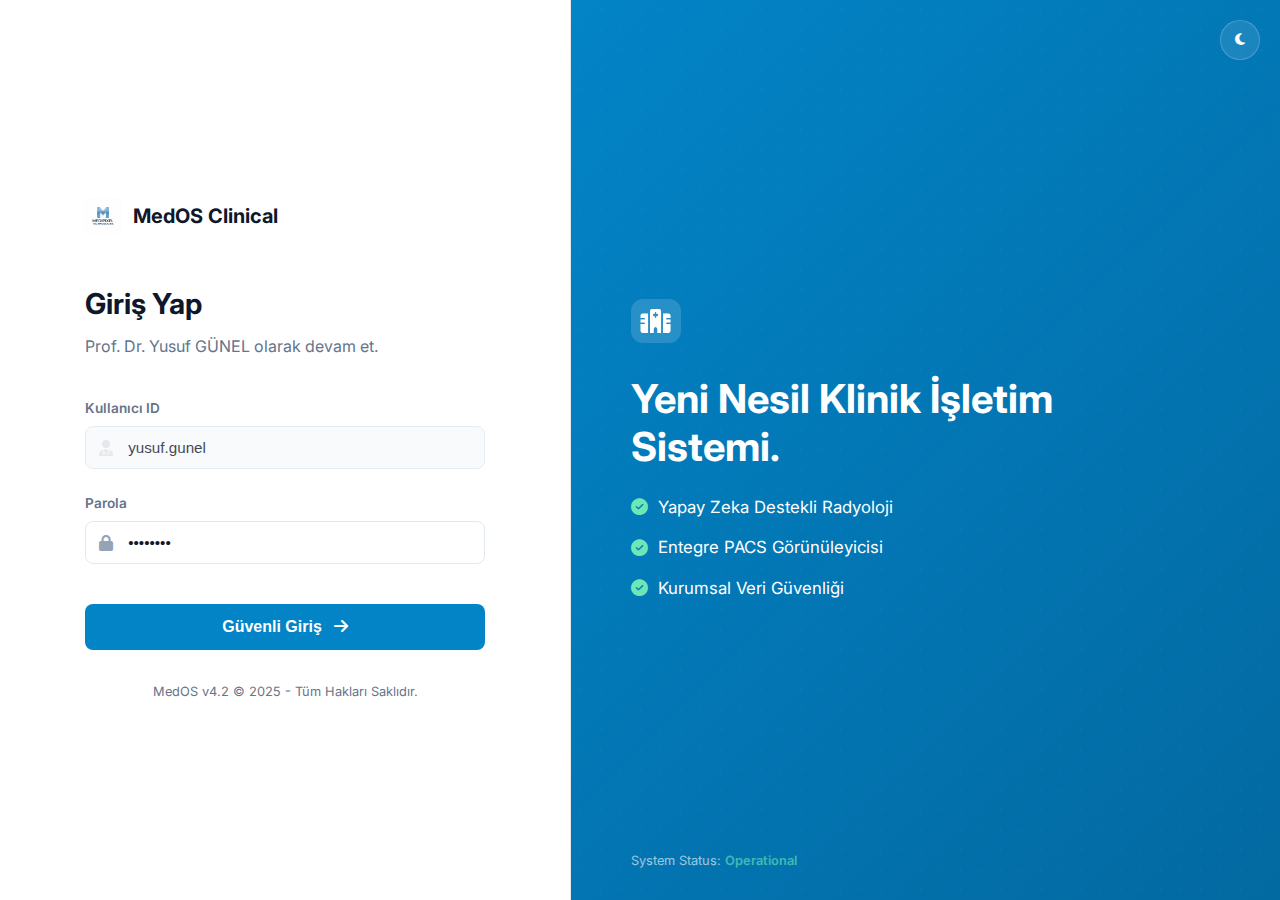
<file: web/login.html>
<!DOCTYPE html>
<html lang="tr">

<head>
    <meta charset="UTF-8">
    <meta name="viewport" content="width=device-width, initial-scale=1.0">
    <title>MedOS Clinical - Giriş</title>
    <link href="https://fonts.googleapis.com/css2?family=Inter:wght@400;500;600;700&display=swap" rel="stylesheet">
    <link rel="stylesheet" href="css/style.css">
    <link rel="stylesheet" href="https://cdnjs.cloudflare.com/ajax/libs/font-awesome/6.4.0/css/all.min.css">
    <style>
        .login-wrapper {
            display: flex;
            min-height: 100vh;
            width: 100%;
            transition: background 0.3s;
        }

        /* LEFT: FORM */
        .login-side {
            flex: 1;
            display: flex;
            align-items: center;
            justify-content: center;
            background: var(--bg-card);
            padding: 40px;
            position: relative;
            z-index: 10;
            border-right: 1px solid var(--border);
        }

        .login-inner {
            width: 100%;
            max-width: 400px;
        }

        /* RIGHT: VISUAL - REACTIVE TO THEME */
        .visual-side {
            flex: 1.2;
            background-color: #0f172a;
            /* Default Dark (Slate 900) */
            background-image: linear-gradient(135deg, #0f172a 0%, #1e293b 100%);
            display: flex;
            flex-direction: column;
            justify-content: center;
            padding: 60px;
            color: white;
            position: relative;
            overflow: hidden;
            transition: all 0.5s ease;
        }

        /* Light Theme Right Side Override */
        [data-theme="light"] .visual-side {
            background-color: #0284c7;
            /* Brand Blue */
            background-image: linear-gradient(135deg, #0284c7 0%, #0369a1 100%);
        }

        .visual-pattern {
            position: absolute;
            top: 0;
            left: 0;
            width: 100%;
            height: 100%;
            background-image: radial-gradient(rgba(255, 255, 255, 0.1) 1px, transparent 1px);
            background-size: 20px 20px;
            opacity: 0.3;
        }

        /* UI Elements */
        .brand-link {
            text-decoration: none;
            display: inline-flex;
            align-items: center;
            gap: 12px;
            margin-bottom: 3rem;
            color: var(--text-main);
            font-weight: 700;
            font-size: 1.25rem;
        }

        .brand-link:hover {
            opacity: 0.8;
        }

        .input-group {
            margin-bottom: 1.5rem;
        }

        .input-label {
            display: block;
            font-size: 0.85rem;
            font-weight: 600;
            color: var(--text-muted);
            margin-bottom: 0.5rem;
        }

        .input-box {
            position: relative;
        }

        .input-box i {
            position: absolute;
            left: 14px;
            top: 50%;
            transform: translateY(-50%);
            color: #94a3b8;
        }

        .form-input {
            width: 100%;
            padding: 12px 14px 12px 42px;
            border: 1px solid var(--border);
            border-radius: 8px;
            font-size: 0.95rem;
            background: var(--input-bg);
            color: var(--text-main);
            transition: 0.2s;
        }

        .form-input:focus {
            border-color: var(--primary);
            box-shadow: 0 0 0 3px rgba(59, 130, 246, 0.1);
            outline: none;
        }

        .btn-login {
            width: 100%;
            padding: 14px;
            background: var(--primary);
            color: white;
            border: none;
            border-radius: 8px;
            font-weight: 600;
            font-size: 1rem;
            cursor: pointer;
            transition: 0.2s;
            margin-top: 1rem;
        }

        .btn-login:hover {
            background: var(--primary-hover);
            transform: translateY(-1px);
        }

        /* THEME TOGGLE POSITIONING */
        .login-theme-toggle {
            position: absolute;
            top: 20px;
            right: 20px;
            width: 40px;
            height: 40px;
            border-radius: 50%;
            background: rgba(255, 255, 255, 0.1);
            border: 1px solid rgba(255, 255, 255, 0.2);
            color: white;
            display: flex;
            align-items: center;
            justify-content: center;
            cursor: pointer;
            transition: 0.2s;
            z-index: 20;
        }

        .login-theme-toggle:hover {
            background: rgba(255, 255, 255, 0.2);
            transform: rotate(15deg);
        }
    </style>
</head>

<body>
    <div class="login-wrapper">
        <!-- LEFT: FORM -->
        <div class="login-side">
            <div class="login-inner">
                <!-- CLICKABLE LOGO -->
                <a href="index.html" class="brand-link">
                    <img src="assets/logo.png" style="height: 36px;" alt="Logo">
                    MedOS Clinical
                </a>

                <h1 style="font-size: 1.8rem; font-weight: 700; margin-bottom: 0.5rem; color: var(--text-main);">Giriş
                    Yap</h1>
                <p style="color: var(--text-muted); margin-bottom: 2.5rem;">Prof. Dr. Yusuf GÜNEL olarak devam et.</p>

                <form onsubmit="handleLogin(event)">
                    <div class="input-group">
                        <label class="input-label">Kullanıcı ID</label>
                        <div class="input-box">
                            <i class="fa-solid fa-user-doctor"></i>
                            <input type="text" class="form-input" value="yusuf.gunel" readonly
                                style="opacity: 0.8; background-color: var(--bg-body);">
                        </div>
                    </div>

                    <div class="input-group">
                        <label class="input-label">Parola</label>
                        <div class="input-box">
                            <i class="fa-solid fa-lock" id="pass-icon"></i>
                            <input type="password" class="form-input" value="12345678"
                                onfocus="document.getElementById('pass-icon').style.color='var(--primary)'"
                                onblur="document.getElementById('pass-icon').style.color='#94a3b8'">
                        </div>
                    </div>

                    <button type="submit" class="btn-login">
                        Güvenli Giriş <i class="fa-solid fa-arrow-right" style="margin-left: 8px;"></i>
                    </button>

                    <p style="margin-top: 2rem; font-size: 0.8rem; color: var(--text-muted); text-align: center;">
                        MedOS v4.2 &copy; 2025 - Tüm Hakları Saklıdır.
                    </p>
                </form>
            </div>
        </div>

        <!-- RIGHT: THEME-AWARE VISUAL -->
        <div class="visual-side">
            <!-- Theme Toggle Button -->
            <button id="theme-toggle" class="login-theme-toggle" title="Temayı Değiştir">
                <i class="fa-solid fa-moon"></i>
            </button>

            <div class="visual-pattern"></div>

            <div style="position: relative; z-index: 2; max-width: 480px;">
                <div
                    style="margin-bottom: 2rem; display: inline-flex; padding: 10px; background: rgba(255,255,255,0.15); border-radius: 12px; backdrop-filter: blur(5px);">
                    <i class="fa-solid fa-hospital" style="font-size: 24px;"></i>
                </div>

                <h2 style="font-size: 2.5rem; font-weight: 700; margin-bottom: 1.5rem; line-height: 1.2;">
                    Yeni Nesil Klinik İşletim Sistemi.
                </h2>

                <div style="display: flex; flex-direction: column; gap: 15px; font-size: 1.05rem;">
                    <div style="display: flex; align-items: center; gap: 10px;">
                        <i class="fa-solid fa-check-circle" style="color: #6ee7b7;"></i>
                        <span>Yapay Zeka Destekli Radyoloji</span>
                    </div>
                    <div style="display: flex; align-items: center; gap: 10px;">
                        <i class="fa-solid fa-check-circle" style="color: #6ee7b7;"></i>
                        <span>Entegre PACS Görünüleyicisi</span>
                    </div>
                    <div style="display: flex; align-items: center; gap: 10px;">
                        <i class="fa-solid fa-check-circle" style="color: #6ee7b7;"></i>
                        <span>Kurumsal Veri Güvenliği</span>
                    </div>
                </div>
            </div>

            <div style="position: absolute; bottom: 30px; left: 60px; font-size: 0.8rem; opacity: 0.6;">
                System Status: <span style="color: #6ee7b7; font-weight: 600;">Operational</span>
            </div>
        </div>
    </div>

    <script src="js/script.js"></script>
    <script>
        function handleLogin(e) {
            e.preventDefault();
            const btn = document.querySelector('.btn-login');
            btn.innerHTML = 'Doğrulanıyor...';
            btn.style.opacity = '0.9';
            setTimeout(() => { window.location.href = 'index.html'; }, 800);
        }
    </script>
</body>

</html>
</file>
<file: web/css/style.css>
:root {
    /* DEFAULT THEME: LIGHT (Enterprise) */
    --bg-body: #f8fafc;
    --bg-card: #ffffff;
    --bg-sidebar: #ffffff;
    --bg-header: #ffffff;
    --text-main: #0f172a;
    --text-muted: #64748b;
    --border: #e2e8f0;
    --primary: #0284c7;
    /* Corporate Blue */
    --primary-hover: #0369a1;
    --accent: #0f172a;
    /* Slate 900 */
    --shadow: 0 1px 3px rgba(0, 0, 0, 0.1);
    --input-bg: #ffffff;
}

/* DARK THEME (Professional Medical/Neutral) - REFINED */
[data-theme="dark"] {
    --bg-body: #121212;
    /* Pure Matte Dark (Material Standard) */
    --bg-card: #1e1e1e;
    /* Neutral Surface */
    --bg-sidebar: #18181b;
    /* Zinc 950 */
    --bg-header: #18181b;
    --text-main: #e4e4e7;
    /* Zinc 200 (Off-white, less glare) */
    --text-muted: #a1a1aa;
    /* Zinc 400 */
    --border: #27272a;
    /* Zinc 800 */
    --primary: #3b82f6;
    /* Standard Royal Blue (Not Neon) */
    --primary-hover: #2563eb;
    --accent: #ffffff;
    --shadow: 0 4px 6px -1px rgba(0, 0, 0, 0.4);
    --input-bg: #27272a;
}

/* GLOBAL RESET */
* {
    box-sizing: border-box;
    margin: 0;
    padding: 0;
    transition: background-color 0.3s, border-color 0.3s, color 0.3s;
}

body {
    font-family: 'Inter', sans-serif;
    background-color: var(--bg-body);
    color: var(--text-main);
    line-height: 1.5;
    min-height: 100vh;
    display: flex;
    flex-direction: column;
}

/* UTILS */
.hidden {
    display: none !important;
}

.btn {
    cursor: pointer;
    border: none;
    font-family: inherit;
}

/* THEME TOGGLE BUTTON */
.theme-toggle {
    background: transparent;
    border: 1px solid var(--border);
    color: var(--text-muted);
    width: 36px;
    height: 36px;
    border-radius: 50%;
    display: flex;
    align-items: center;
    justify-content: center;
    cursor: pointer;
}

.theme-toggle:hover {
    color: var(--primary);
    border-color: var(--primary);
    background: var(--bg-card);
}

/* NAVBAR */
.navbar {
    height: 64px;
    padding: 0 2rem;
    background: var(--bg-header);
    border-bottom: 1px solid var(--border);
    display: flex;
    align-items: center;
    justify-content: space-between;
}

.logo {
    font-weight: 700;
    font-size: 1.25rem;
    color: var(--text-main);
    display: flex;
    gap: 10px;
    align-items: center;
}

.logo i {
    color: var(--primary);
}

.user-profile {
    display: flex;
    align-items: center;
    gap: 15px;
}

.avatar {
    width: 32px;
    height: 32px;
    border-radius: 50%;
    background: var(--primary);
    color: white;
    display: flex;
    align-items: center;
    justify-content: center;
    font-size: 0.8rem;
}

/* DASHBOARD GRID */
.dashboard-container {
    max-width: 1200px;
    margin: 0 auto;
    padding: 2rem;
    width: 100%;
    flex: 1;
}

.grid-system {
    display: grid;
    grid-template-columns: repeat(auto-fit, minmax(320px, 1fr));
    gap: 1.5rem;
    margin-top: 2rem;
}

.module-card {
    background: var(--bg-card);
    border: 1px solid var(--border);
    border-radius: 12px;
    overflow: hidden;
    display: flex;
    flex-direction: column;
    box-shadow: var(--shadow);
}

.module-card:hover {
    transform: translateY(-3px);
    border-color: var(--primary);
}

.module-img {
    height: 160px;
    background-size: cover;
    background-position: center;
    border-bottom: 1px solid var(--border);
}

.module-body {
    padding: 1.5rem;
    flex: 1;
    display: flex;
    flex-direction: column;
}

.badge {
    display: inline-block;
    padding: 2px 8px;
    font-size: 0.75rem;
    font-weight: 600;
    border-radius: 4px;
    text-transform: uppercase;
    margin-bottom: 0.5rem;
}

.badge-online {
    background: rgba(16, 185, 129, 0.1);
    color: #10b981;
}

/* Green */
.badge-locked {
    background: rgba(245, 158, 11, 0.1);
    color: #f59e0b;
}

/* Orange */

.btn-action {
    display: block;
    width: 100%;
    padding: 0.75rem;
    border-radius: 8px;
    text-align: center;
    font-weight: 500;
    margin-top: auto;
    text-decoration: none;
}

.btn-primary {
    background: var(--primary);
    color: white;
}

.btn-primary:hover {
    background: var(--primary-hover);
}

.btn-disabled {
    background: var(--bg-body);
    color: var(--text-muted);
    border: 1px solid var(--border);
    cursor: not-allowed;
}

/* STROKE WORKSTATION (PACS) */
.pacs-container {
    display: flex;
    height: calc(100vh - 64px);
}

.sidebar {
    width: 300px;
    background: var(--bg-sidebar);
    border-right: 1px solid var(--border);
    padding: 1rem;
    display: flex;
    flex-direction: column;
}

.viewer {
    flex: 1;
    background: #000;
    position: relative;
    overflow: hidden;
    display: flex;
    flex-direction: column;
}

[data-theme="light"] .viewer {
    background: #e2e8f0;
}

.toolbar {
    height: 50px;
    background: var(--bg-card);
    border-bottom: 1px solid var(--border);
    display: flex;
    align-items: center;
    justify-content: center;
    gap: 1rem;
}

.tool-btn {
    padding: 6px 10px;
    border-radius: 6px;
    color: var(--text-muted);
    background: transparent;
    border: 1px solid transparent;
    outline: none; /* Remove focus ring */
}

.tool-btn:hover,
.tool-btn.active {
    background: rgba(59, 130, 246, 0.15);
    color: var(--primary);
    border-color: var(--primary);
}

.info-row {
    display: flex;
    justify-content: space-between;
    margin-bottom: 0.5rem;
    font-size: 0.9rem;
}

.label {
    color: var(--text-muted);
}

.val {
    font-weight: 600;
}

/* RESULTS PANEL */
.result-panel {
    width: 280px;
    background: var(--bg-sidebar);
    border-left: 1px solid var(--border);
    padding: 1rem;
}

.metric-box {
    background: var(--bg-card);
    border: 1px solid var(--border);
    border-radius: 8px;
    padding: 1rem;
    margin-bottom: 1rem;
    text-align: center;
}

.metric-val {
    font-size: 1.5rem;
    font-weight: 700;
    color: var(--primary);
}

/* Model Selector specific */
.model-select {
    width: 100%;
    padding: 8px;
    border-radius: 6px;
    background: var(--input-bg);
    border: 1px solid var(--border);
    color: var(--text-main);
    margin-bottom: 1rem;
}
</file>
